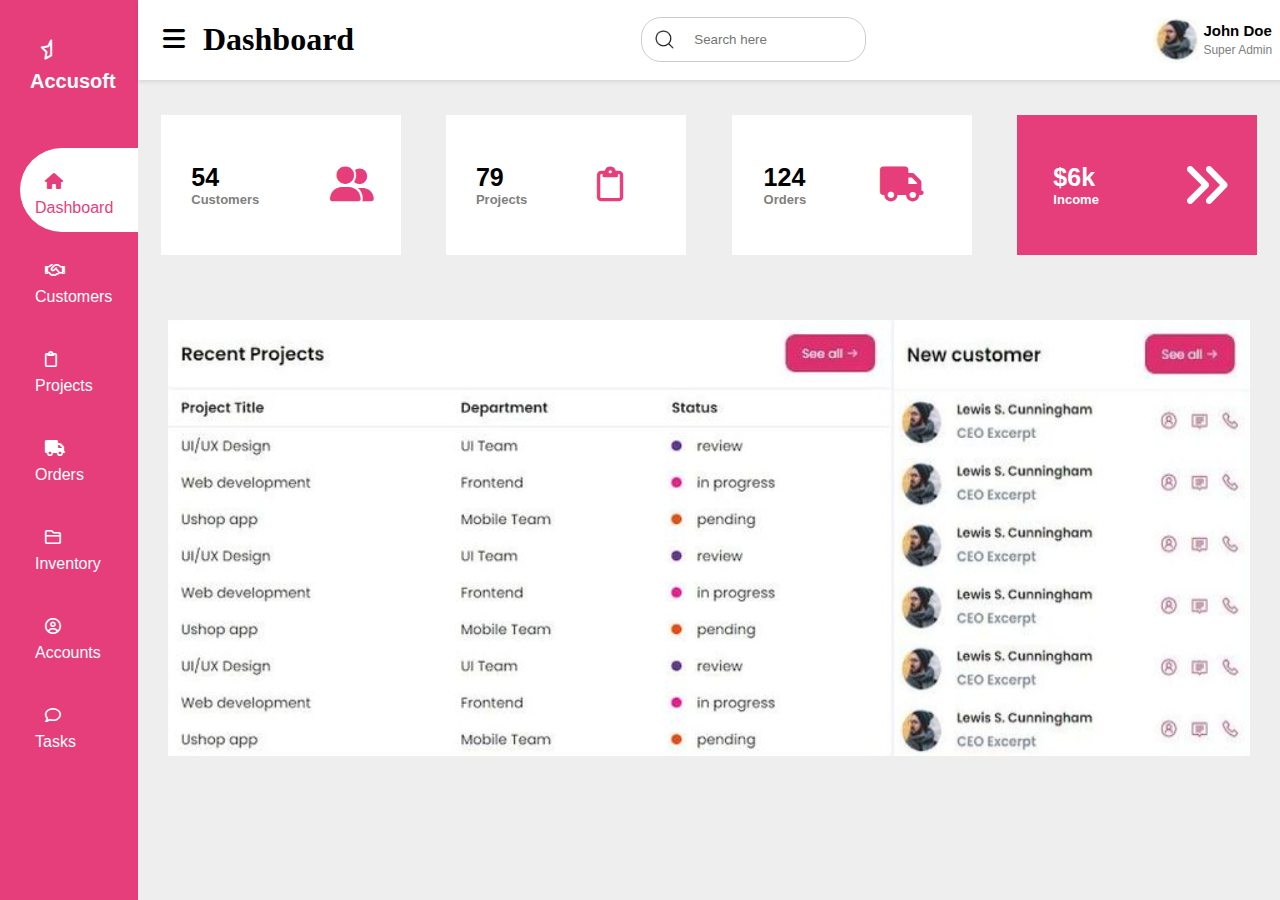
<file: Downloads/SASS Dashboard/index.html>
<!DOCTYPE html>
<html lang="en">
<head>
    <meta charset="UTF-8">
    <meta name="viewport" content="width=device-width, initial-scale=1.0">
    <title>SASS Dashboard</title>
    <link rel="stylesheet" href="style.css">
    <link rel="stylesheet" href="https://cdnjs.cloudflare.com/ajax/libs/font-awesome/6.4.2/css/all.min.css">
</head>
<body>
    <div class="wrapper">
    <div class="navigation">
        <div class="logo"><i class="fa-regular fa-star-half"></i>Accusoft</div>
        <div class="links">
        <a class="active" href="index.html"><i class="fa-regular fa-house" style="font-weight: 600;"></i></i>Dashboard</a>
        <a href="customers.html"><i class="fa-regular fa-handshake"></i>Customers</a>
        <a href="projects.html"><i class="fa-regular fa-clipboard"></i>Projects</a>
        <a href="orders.html"><i class="fa-regular fa-truck" style="font-weight: 600;"></i>Orders</a>
        <a href="#"><i class="fa-regular fa-folder-closed"></i>Inventory</a>
        <a href="#"><i class="fa-regular fa-circle-user"></i>Accounts</a>
        <a href="#"><i class="fa-regular fa-comment"></i>Tasks</a>
        </div>
    </div>
    <div class="main">
    <div class="header">
        <div class="navbar">
        <i class="fa-solid fa-bars"></i>
        <div>
        <a class="dash" href="index.html"><h1></i>Dashboard</h1></a>
        </div>
        </div>
        <input type="search" placeholder="Search here">
        <div class="user">
        <img src="user.png" style="width: 50px;">
        <div>
        <p class="name">John Doe</p>
        <p class="role">Super Admin</p>
        </div>
        </div>
    </div>

    <div class="elements">
        <div class="white-box">
            <div class="box-text">
                <p class="number">54</p>
                <p class="cust">Customers</p>
            </div>
            <div class="box-icon">
                <a href="customers.html"><i class="fa-solid fa-user-group"></i></a>
            </div>
        </div>
        <div class="white-box">
            <div class="box-text">
                <p class="number">79</p>
                <p class="cust">Projects</p>
            </div>
            <div class="box-icon1">
                <a href="projects.html"><i class="fa-regular fa-clipboard"></i></a>
            </div>
        </div>
        <div class="white-box">
            <div class="box-text">
                <p class="number">124</p>
                <p class="cust">Orders</p>
            </div>
            <div class="box-icon">
                <a href="projects.html"><i class="fa-regular fa-truck"></i></a>
            </div>
        </div>
        <div class="pink-box">
            <div class="box-text-pink">
                <p class="number">$6k</p>
                <p class="cust-white">Income</p>
            </div>
            <div class="box-icon-pink">
                <i class="fa-solid fa-angles-right"></i>
            </div>
        </div>
    </div>

    <div class="projects">
        <img src="recentproject.png" alt="Recent Projects">
        <img src="newcustomer.png" alt="New Customer">
    </div>
    </div>
    </div>    
</body>

</html>
</file>
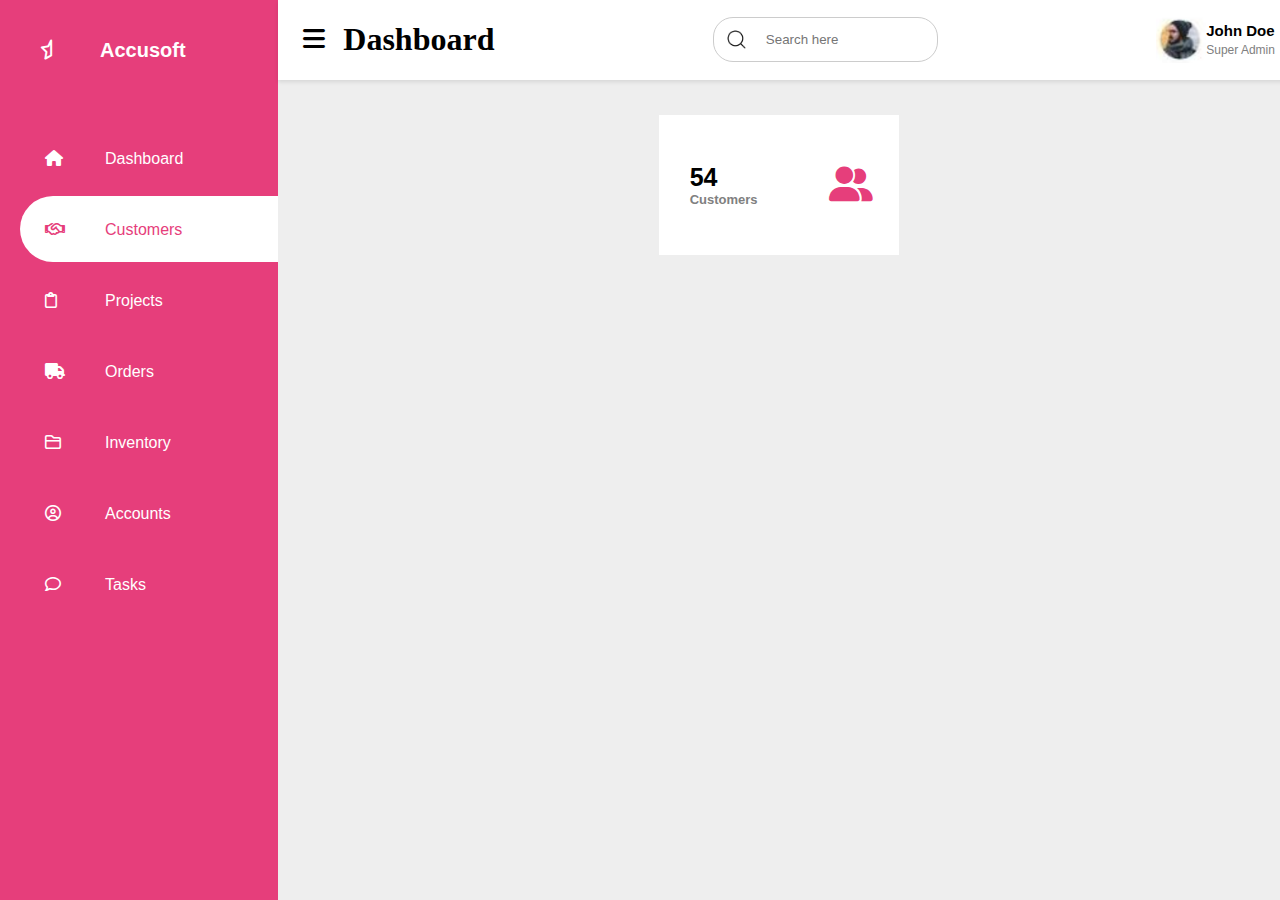
<file: Downloads/SASS Dashboard/customers.html>
<!DOCTYPE html>
<html lang="en">
<head>
    <meta charset="UTF-8">
    <meta name="viewport" content="width=device-width, initial-scale=1.0">
    <title>SCSS Dashboard</title>
    <link rel="stylesheet" href="style.css">
    <link rel="stylesheet" href="https://cdnjs.cloudflare.com/ajax/libs/font-awesome/6.4.2/css/all.min.css">
</head>
<body>
    <div class="wrapper">
    <div class="navigation">
        <div class="logo"><i class="fa-regular fa-star-half"></i>Accusoft</div>
        <div class="links">
        <a href="index.html"><i class="fa-regular fa-house" style="font-weight: 600;"></i>Dashboard</a>
        <a class="active" href="customers.html"><i class="fa-regular fa-handshake"></i>Customers</a>
        <a href="projects.html"><i class="fa-regular fa-clipboard"></i>Projects</a>
        <a href="orders.html"><i class="fa-regular fa-truck" style="font-weight: 600";></i>Orders</a>
        <a href="#"><i class="fa-regular fa-folder-closed"></i>Inventory</a>
        <a href="#"><i class="fa-regular fa-circle-user"></i>Accounts</a>
        <a href="#"><i class="fa-regular fa-comment"></i>Tasks</a>
        </div>
    </div>
    <div class="main">
    <div class="header">
        <div class="navbar">
        <i class="fa-solid fa-bars"></i>
        <div>
        <a class="dash" href="index.html"><h1>Dashboard</h1></a>
        </div>
        </div>
        <input type="search" placeholder="Search here">
        <div class="user">
        <img src="user.png" style="width: 50px;">
        <div>
        <p class="name">John Doe</p>
        <p class="role">Super Admin</p>
        </div>
        </div>
    </div>
        <div class="elements">
            <div class="white-box">
                <div class="box-text">
                    <p class="number">54</p>
                    <p class="cust">Customers</p>
                </div>
                <div class="box-icon">
                    <i class="fa-solid fa-user-group"></i>
                </div>
            </div>
        </div>
        </div>
    </div>
</body>
</html>
</file>
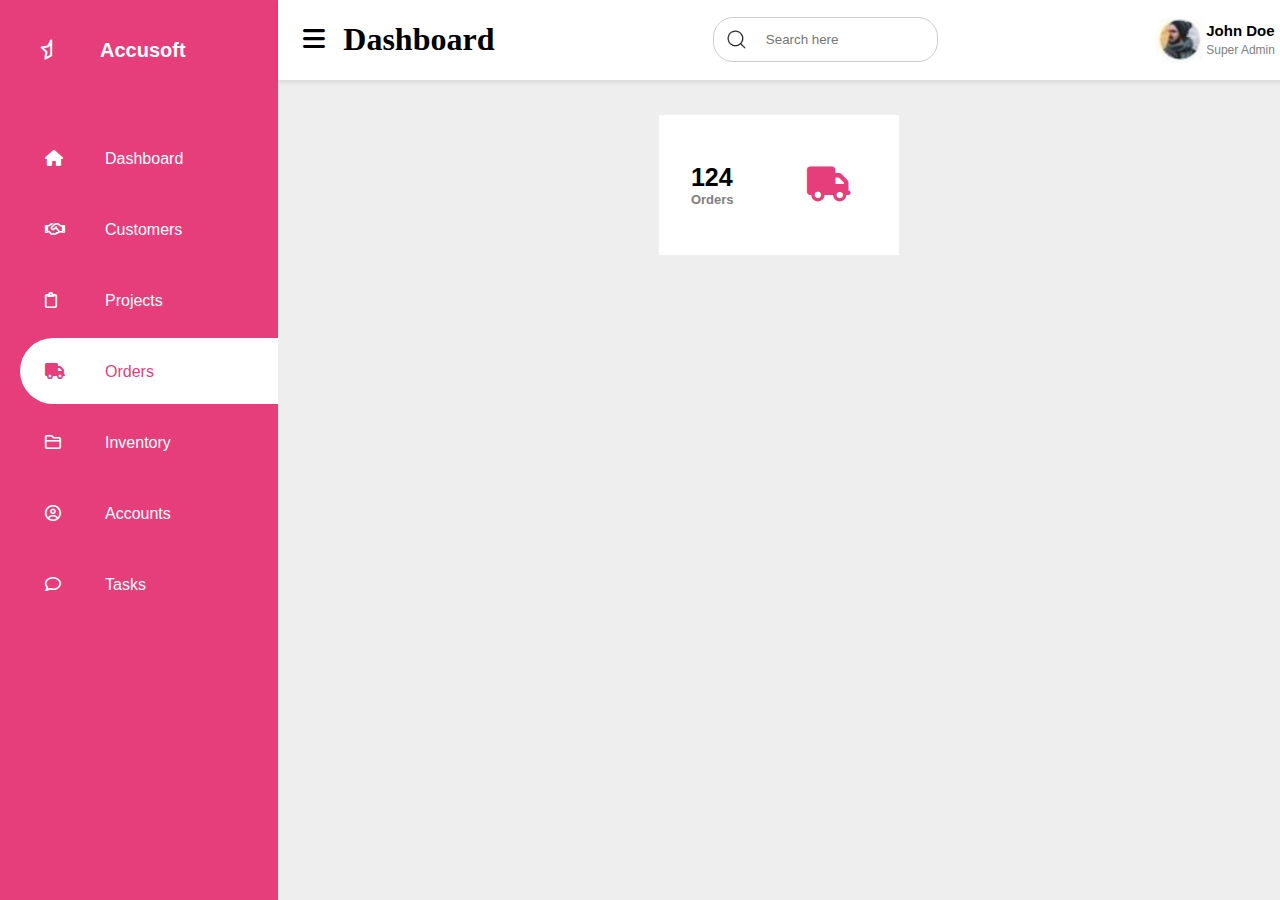
<file: Downloads/SASS Dashboard/orders.html>
<!DOCTYPE html>
<html lang="en">
<head>
    <meta charset="UTF-8">
    <meta name="viewport" content="width=device-width, initial-scale=1.0">
    <title>SCSS Dashboard</title>
    <link rel="stylesheet" href="style.css">
    <link rel="stylesheet" href="https://cdnjs.cloudflare.com/ajax/libs/font-awesome/6.4.2/css/all.min.css">
</head>
<body>
    <div class="wrapper">
    <div class="navigation">
        <div class="logo"><i class="fa-regular fa-star-half"></i>Accusoft</div>
        <div class="links">
        <a href="index.html"><i class="fa-regular fa-house" style="font-weight: 600;"></i></i>Dashboard</a>
        <a href="customers.html"><i class="fa-regular fa-handshake"></i>Customers</a>
        <a href="projects.html"><i class="fa-regular fa-clipboard"></i>Projects</a>
        <a class="active" href="orders.html"><i class="fa-regular fa-truck" style="font-weight: 600;"></i>Orders</a>
        <a href="#"><i class="fa-regular fa-folder-closed"></i>Inventory</a>
        <a href="#"><i class="fa-regular fa-circle-user"></i>Accounts</a>
        <a href="#"><i class="fa-regular fa-comment"></i>Tasks</a>
        </div>
    </div>
    <div class="main">
    <div class="header">
        <div class="navbar">
        <i class="fa-solid fa-bars"></i>
        <div>
        <a class="dash" href="index.html"><h1>Dashboard</h1></a>
        </div>
        </div>
        <input type="search" placeholder="Search here">
        <div class="user">
        <img src="user.png" style="width: 50px;">
        <div>
        <p class="name">John Doe</p>
        <p class="role">Super Admin</p>
        </div>
        </div>
    </div>
        <div class="elements">
            <div class="white-box">
                <div class="box-text">
                    <p class="number">124</p>
                    <p class="cust">Orders</p>
                </div>
                <div class="box-icon">
                   <i class="fa-regular fa-truck"></i>
                </div>
            </div>
        </div>
        </div>
    </div>
</body>
</html>
</file>
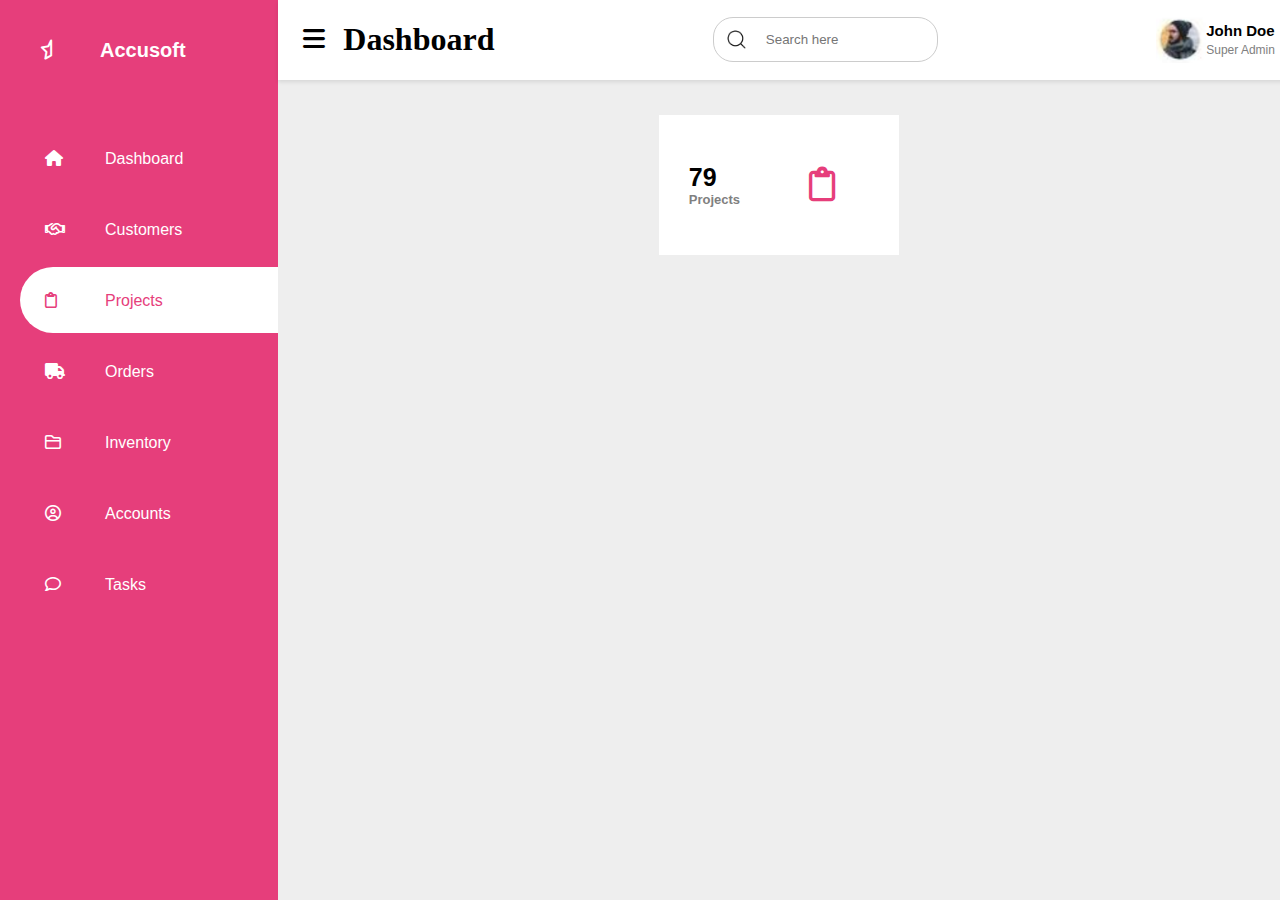
<file: Downloads/SASS Dashboard/projects.html>
<!DOCTYPE html>
<html lang="en">
<head>
    <meta charset="UTF-8">
    <meta name="viewport" content="width=device-width, initial-scale=1.0">
    <title>SCSS Dashboard</title>
    <link rel="stylesheet" href="style.css">
    <link rel="stylesheet" href="https://cdnjs.cloudflare.com/ajax/libs/font-awesome/6.4.2/css/all.min.css">
</head>
<body>
    <div class="wrapper">
    <div class="navigation">
        <div class="logo"><i class="fa-regular fa-star-half"></i>Accusoft</div>
        <div class="links">
        <a href="index.html"><i class="fa-regular fa-house" style="font-weight: 600;"></i></i>Dashboard</a>
        <a href="customers.html"><i class="fa-regular fa-handshake"></i>Customers</a>
        <a class="active" href="projects.html"><i class="fa-regular fa-clipboard"></i>Projects</a>
        <a href="orders.html"><i class="fa-regular fa-truck" style="font-weight: 600;"></i>Orders</a>
        <a href="#"><i class="fa-regular fa-folder-closed"></i>Inventory</a>
        <a href="#"><i class="fa-regular fa-circle-user"></i>Accounts</a>
        <a href="#"><i class="fa-regular fa-comment"></i>Tasks</a>
        </div>
    </div>
    <div class="main">
    <div class="header">
        <div class="navbar">
        <i class="fa-solid fa-bars"></i>
        <div>
        <a class="dash" href="index.html"><h1>Dashboard</h1></a>
        </div>
        </div>
        <input type="search" placeholder="Search here">
        <div class="user">
        <img src="user.png" style="width: 50px;">
        <div>
        <p class="name">John Doe</p>
        <p class="role">Super Admin</p>
        </div>
        </div>
    </div>
        <div class="elements">
            <div class="white-box">
                <div class="box-text">
                    <p class="number">79</p>
                    <p class="cust">Projects</p>
                </div>
                <div class="box-icon1">
                    <i class="fa-regular fa-clipboard"></i>
                </div>
            </div>
        </div>
        </div>
    </div>
</body>
</html>
</file>
<file: Downloads/SASS Dashboard/style.css>
.logo {
  padding: 30px 0px 20px 30px;
  font-family: Arial, sans-serif;
  font-weight: bold;
  color: white;
  font-size: 20px;
}

.navigation {
  display: flex;
  flex-direction: column;
  height: 100vh;
  width: 25%;
  background-color: #e63e7b;
  font-family: Arial, sans-serif;
}

.links {
  display: flex;
  flex-direction: column;
  padding: 30px 0px 30px 20px;
}
.links a {
  margin-top: 5px;
  text-decoration: none;
  color: white;
  padding: 15px;
  border-top-left-radius: 50px;
  border-bottom-left-radius: 50px;
}
.links a:hover {
  background-color: white;
  color: #e63e7b;
  font-family: Arial, sans-serif;
}

.fa-regular {
  margin-right: 20px;
}

@media (max-width: 768px) {
  .navigation {
    display: none;
  }
  .main {
    height: 100vh;
  }
}
a.active {
  border-top-left-radius: 50px;
  border-bottom-left-radius: 50px;
  background-color: white;
  color: #e63e7b;
}

.elements a {
  color: #e63e7b;
}

.elements a:hover {
  background-color: white;
  color: lightpink;
}

.dash {
  text-decoration: none;
  color: black;
}

.dash:hover {
  color: #e63e7b;
}

.main {
  display: flex;
  flex-direction: column;
  width: 90%;
  gap: 35px;
}

.elements {
  display: flex;
  flex-direction: row;
  justify-content: space-around;
}

.pink-box {
  background-color: #e63e7b;
  width: 240px;
  height: 140px;
  display: flex;
  align-items: center;
  justify-content: space-around;
  font-family: Arial, sans-serif;
  font-weight: bold;
}

.white-box {
  display: flex;
  justify-content: space-between;
  background-color: white;
  width: 240px;
  height: 140px;
  display: flex;
  align-items: center;
  justify-content: space-around;
  font-family: Arial, sans-serif;
  font-weight: bold;
}

.number, .box-text-pink {
  font-size: 25px;
}

.cust {
  font-size: 13px;
  color: gray;
}

.box-icon {
  font-size: 35px;
  color: #e63e7b;
}

.box-icon-pink {
  font-size: 50px;
  color: white;
}

.box-text-pink {
  color: white;
}

.cust-white {
  color: white;
  font-size: 13px;
}

.box-icon i {
  font-weight: revert-layer;
}

.box-icon1 {
  color: #e63e7b;
  font-size: 35px;
}

.projects {
  display: flex;
  flex-direction: row;
  justify-content: space-between;
  padding: 30px;
}

body {
  margin: 0px;
}

.wrapper {
  display: flex;
  background-color: rgb(238, 238, 238);
}

.header {
  display: flex;
  justify-content: space-between;
  align-items: center;
  background-color: white;
  box-shadow: 0 2px 4px rgba(0, 0, 0, 0.1);
  padding: 0px 15px;
  width: 98%;
}
.header .name {
  font-family: Arial, sans-serif;
  font-size: 15px;
  font-weight: bold;
}
.header .role {
  font-family: Arial, sans-serif;
  font-size: 12px;
  color: gray;
  margin-top: 4px;
}

.user {
  display: flex;
  flex-direction: row;
  align-items: center;
}

input {
  border-radius: 20px;
  border: 1px solid #ccc;
  width: 225px;
  height: 45px;
  padding: 10px 52px;
  background: url("magnifying-glass.png") no-repeat 10px center;
  background-size: 25px;
}

i {
  padding: 10px;
  width: 30px;
}

p {
  margin: 0;
}

.navbar {
  display: flex;
  flex-direction: row;
  align-items: center;
}

.user i {
  width: 10px;
}

.navbar i {
  font-size: 25px;
}/*# sourceMappingURL=style.css.map */
</file>
